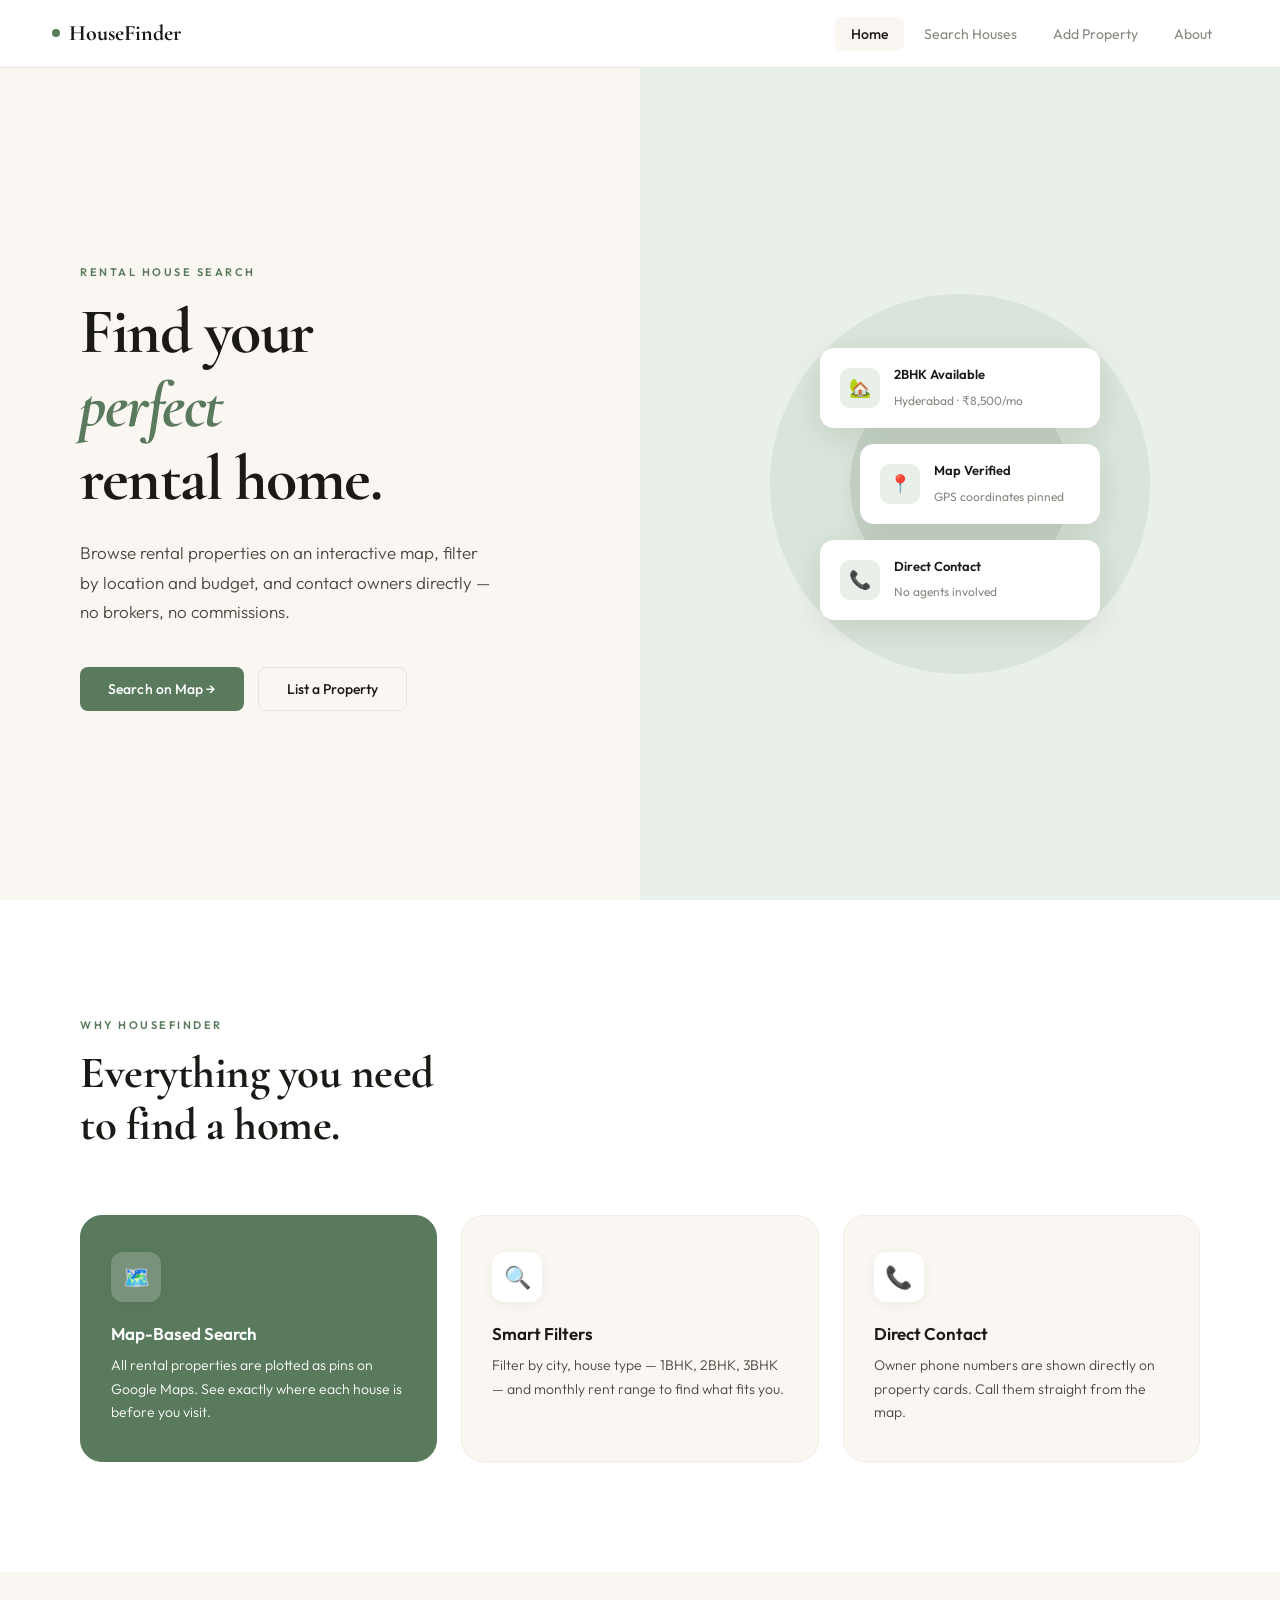
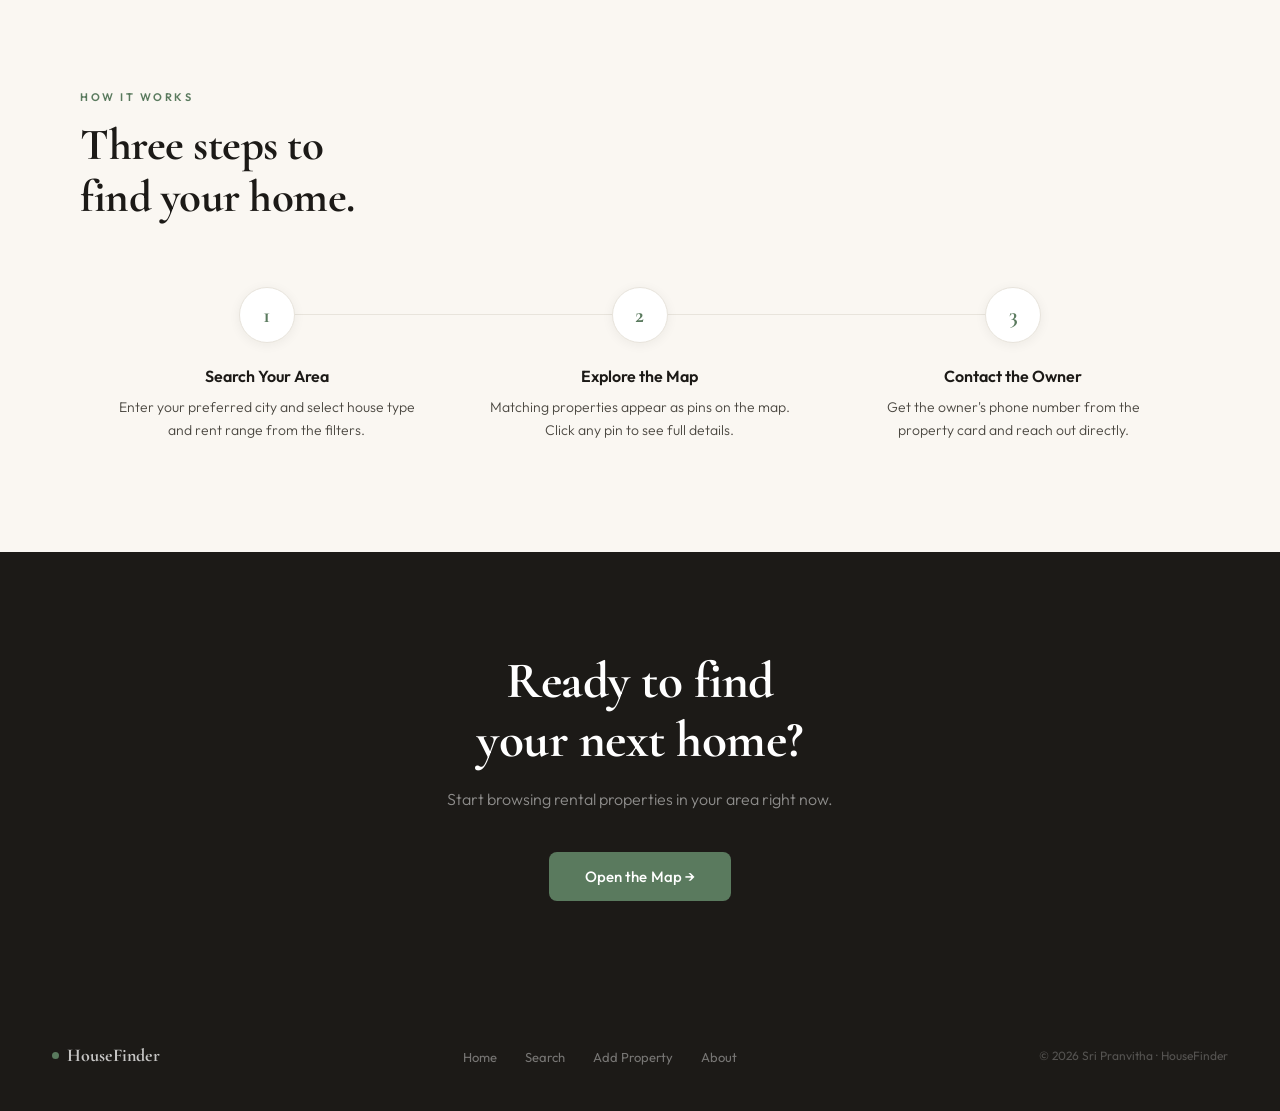
<file: index.html>
<!DOCTYPE html>
<html lang="en">
<head>
  <meta charset="UTF-8">
  <meta name="viewport" content="width=device-width, initial-scale=1.0">
  <title>HouseFinder | Find Your Perfect Rental</title>
  <link rel="stylesheet" href="style.css">
</head>
<body>

  <nav>
    <div class="logo">
      <span class="logo-dot"></span>HouseFinder
    </div>
    <ul id="navMenu">
      <li><a href="index.html" class="active">Home</a></li>
      <li><a href="map.html">Search Houses</a></li>
      <li><a href="add.html">Add Property</a></li>
      <li><a href="about.html">About</a></li>
    </ul>
    <button class="hamburger" onclick="toggleMenu()" aria-label="Menu">☰</button>
  </nav>

  <section class="hero">
    <div class="hero-left">
      <span class="tag">Rental House Search</span>
      <h1>Find your<br><em>perfect</em><br>rental home.</h1>
      <p>Browse rental properties on an interactive map, filter by location and budget, and contact owners directly — no brokers, no commissions.</p>
      <div class="hero-actions">
        <a href="map.html"><button class="btn-primary">Search on Map →</button></a>
        <a href="add.html"><button class="btn-outline">List a Property</button></a>
      </div>
    </div>
    <div class="hero-right">
      <div class="hero-illustration">
        <div class="mini-card">
          <div class="mini-card-icon">🏡</div>
          <div class="mini-card-text">
            <strong>2BHK Available</strong>
            <span>Hyderabad · ₹8,500/mo</span>
          </div>
        </div>
        <div class="mini-card">
          <div class="mini-card-icon">📍</div>
          <div class="mini-card-text">
            <strong>Map Verified</strong>
            <span>GPS coordinates pinned</span>
          </div>
        </div>
        <div class="mini-card">
          <div class="mini-card-icon">📞</div>
          <div class="mini-card-text">
            <strong>Direct Contact</strong>
            <span>No agents involved</span>
          </div>
        </div>
      </div>
    </div>
  </section>

  <section class="features">
    <div class="section-head">
      <span class="tag">Why HouseFinder</span>
      <h2>Everything you need<br>to find a home.</h2>
    </div>
    <div class="features-grid">
      <div class="feature-card accent">
        <div class="f-icon">🗺️</div>
        <h3>Map-Based Search</h3>
        <p>All rental properties are plotted as pins on Google Maps. See exactly where each house is before you visit.</p>
      </div>
      <div class="feature-card">
        <div class="f-icon">🔍</div>
        <h3>Smart Filters</h3>
        <p>Filter by city, house type — 1BHK, 2BHK, 3BHK — and monthly rent range to find what fits you.</p>
      </div>
      <div class="feature-card">
        <div class="f-icon">📞</div>
        <h3>Direct Contact</h3>
        <p>Owner phone numbers are shown directly on property cards. Call them straight from the map.</p>
      </div>
    </div>
  </section>

  <section class="how-section">
    <div class="section-head">
      <span class="tag">How It Works</span>
      <h2>Three steps to<br>find your home.</h2>
    </div>
    <div class="steps-grid">
      <div class="step-item">
        <div class="step-num">1</div>
        <h3>Search Your Area</h3>
        <p>Enter your preferred city and select house type and rent range from the filters.</p>
      </div>
      <div class="step-item">
        <div class="step-num">2</div>
        <h3>Explore the Map</h3>
        <p>Matching properties appear as pins on the map. Click any pin to see full details.</p>
      </div>
      <div class="step-item">
        <div class="step-num">3</div>
        <h3>Contact the Owner</h3>
        <p>Get the owner's phone number from the property card and reach out directly.</p>
      </div>
    </div>
  </section>

  <section class="cta-section">
    <h2>Ready to find<br>your next home?</h2>
    <p>Start browsing rental properties in your area right now.</p>
    <a href="map.html"><button class="btn-primary">Open the Map →</button></a>
  </section>

  <footer>
    <div class="footer-inner">
      <div class="footer-logo">
        <span style="width:7px;height:7px;background:var(--sage);border-radius:50%;display:inline-block;"></span>
        HouseFinder
      </div>
      <ul class="footer-links">
        <li><a href="index.html">Home</a></li>
        <li><a href="map.html">Search</a></li>
        <li><a href="add.html">Add Property</a></li>
        <li><a href="about.html">About</a></li>
      </ul>
      <p class="footer-copy">© 2026 Sri Pranvitha · HouseFinder</p>
    </div>
  </footer>

  <script>
    function toggleMenu() {
      document.getElementById('navMenu').classList.toggle('open');
    }
  </script>
</body>
</html>
</file>
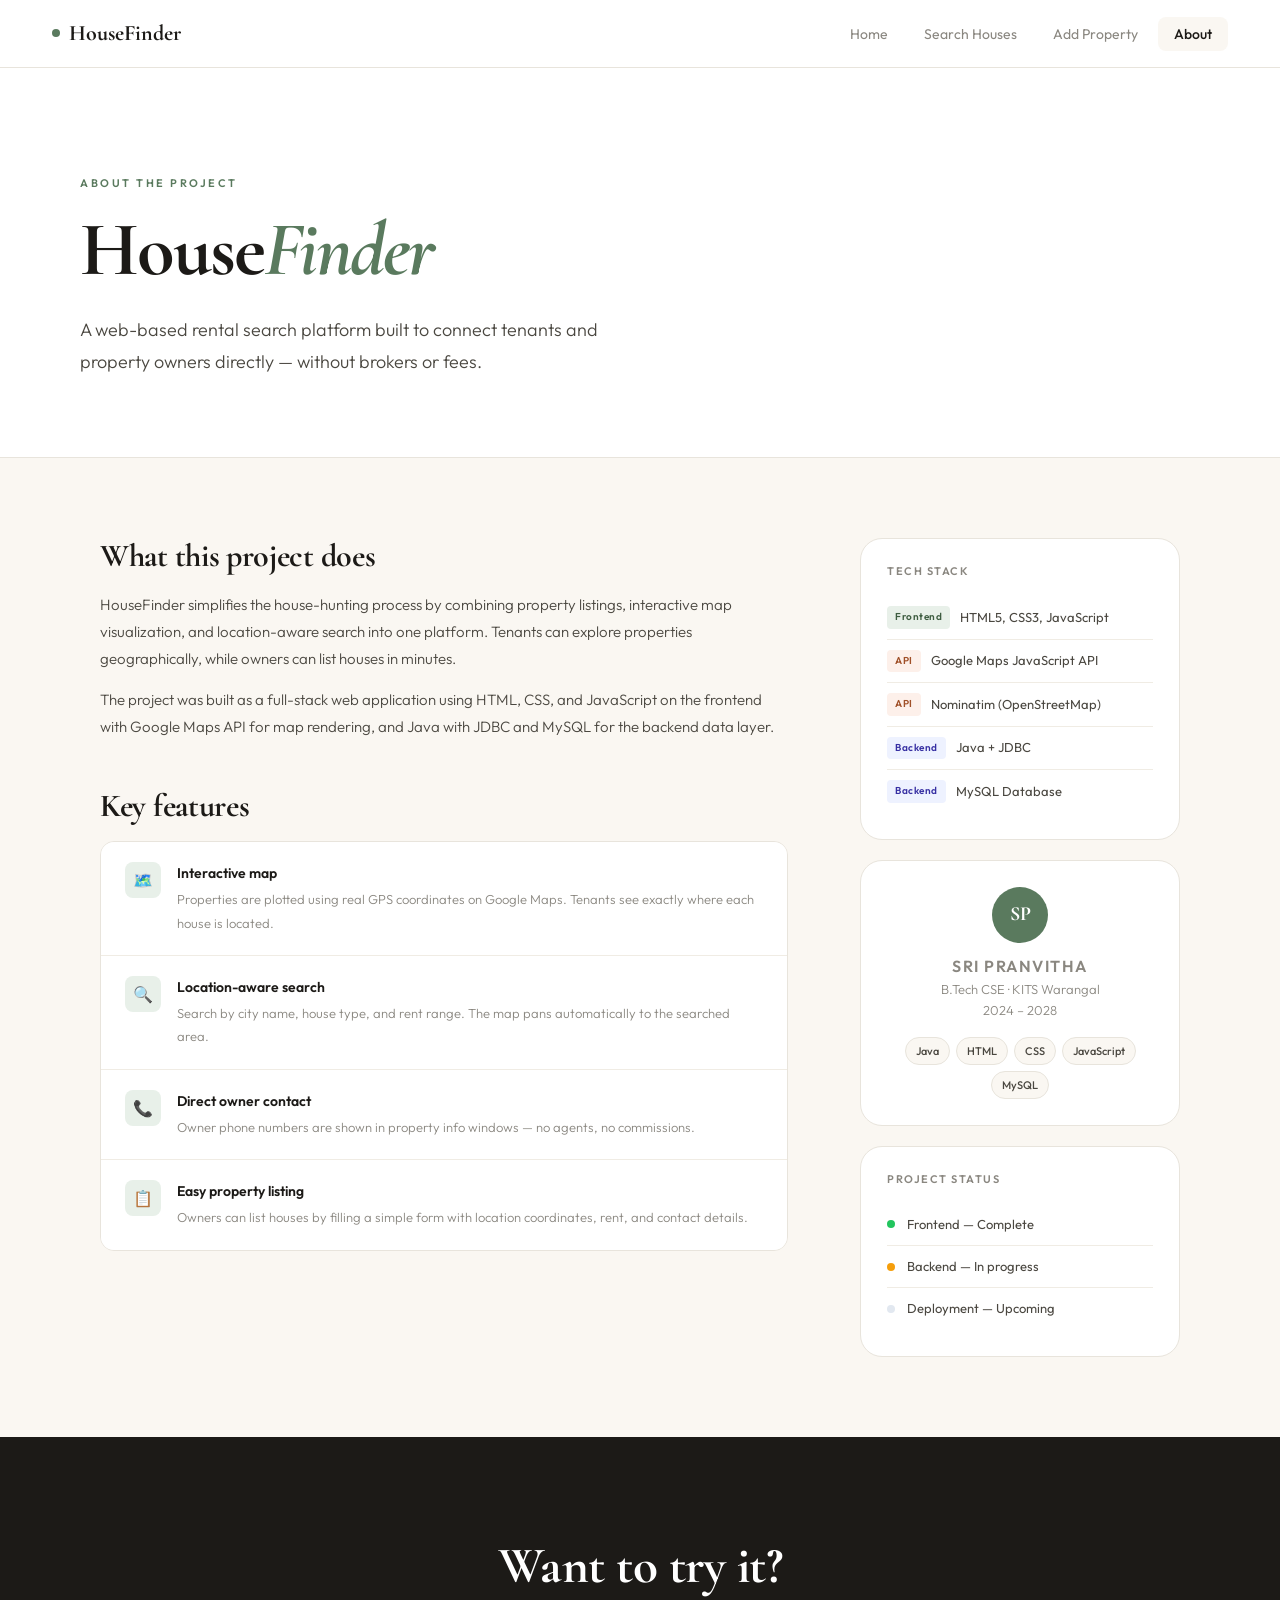
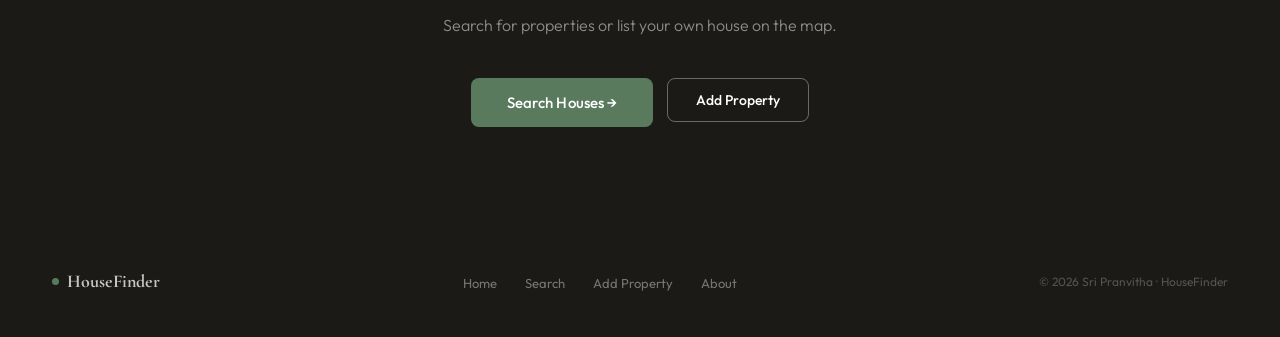
<file: about.html>
<!DOCTYPE html>
<html lang="en">
<head>
  <meta charset="UTF-8">
  <meta name="viewport" content="width=device-width, initial-scale=1.0">
  <title>HouseFinder | About</title>
  <link rel="stylesheet" href="style.css">
</head>
<body>

  <nav>
    <div class="logo">
      <span class="logo-dot"></span>HouseFinder
    </div>
    <ul id="navMenu">
      <li><a href="index.html">Home</a></li>
      <li><a href="map.html">Search Houses</a></li>
      <li><a href="add.html">Add Property</a></li>
      <li><a href="about.html" class="active">About</a></li>
    </ul>
    <button class="hamburger" onclick="toggleMenu()" aria-label="Menu">☰</button>
  </nav>

  <section class="about-hero">
    <span class="tag">About the Project</span>
    <h1>House<span>Finder</span></h1>
    <p>A web-based rental search platform built to connect tenants and property owners directly — without brokers or fees.</p>
  </section>

  <section class="about-body">
    <div class="about-grid">

      <div class="about-text">
        <h2>What this project does</h2>
        <p>HouseFinder simplifies the house-hunting process by combining property listings, interactive map visualization, and location-aware search into one platform. Tenants can explore properties geographically, while owners can list houses in minutes.</p>
        <p>The project was built as a full-stack web application using HTML, CSS, and JavaScript on the frontend with Google Maps API for map rendering, and Java with JDBC and MySQL for the backend data layer.</p>

        <h2 style="margin-top:48px;">Key features</h2>
        <div class="about-features">
          <div class="af-row">
            <div class="af-icon">🗺️</div>
            <div>
              <strong>Interactive map</strong>
              <p>Properties are plotted using real GPS coordinates on Google Maps. Tenants see exactly where each house is located.</p>
            </div>
          </div>
          <div class="af-row">
            <div class="af-icon">🔍</div>
            <div>
              <strong>Location-aware search</strong>
              <p>Search by city name, house type, and rent range. The map pans automatically to the searched area.</p>
            </div>
          </div>
          <div class="af-row">
            <div class="af-icon">📞</div>
            <div>
              <strong>Direct owner contact</strong>
              <p>Owner phone numbers are shown in property info windows — no agents, no commissions.</p>
            </div>
          </div>
          <div class="af-row">
            <div class="af-icon">📋</div>
            <div>
              <strong>Easy property listing</strong>
              <p>Owners can list houses by filling a simple form with location coordinates, rent, and contact details.</p>
            </div>
          </div>
        </div>
      </div>

      <div class="about-sidebar">

        <div class="side-card">
          <h3>Tech Stack</h3>
          <div class="tech-row"><span class="tech-badge tb-fe">Frontend</span> HTML5, CSS3, JavaScript</div>
          <div class="tech-row"><span class="tech-badge tb-api">API</span> Google Maps JavaScript API</div>
          <div class="tech-row"><span class="tech-badge tb-api">API</span> Nominatim (OpenStreetMap)</div>
          <div class="tech-row"><span class="tech-badge tb-be">Backend</span> Java + JDBC</div>
          <div class="tech-row"><span class="tech-badge tb-be">Backend</span> MySQL Database</div>
        </div>

        <div class="side-card dev-card">
          <div class="dev-initials">SP</div>
          <h3>Sri Pranvitha</h3>
          <p>B.Tech CSE · KITS Warangal<br>2024 – 2028</p>
          <div class="skill-pills">
            <span>Java</span>
            <span>HTML</span>
            <span>CSS</span>
            <span>JavaScript</span>
            <span>MySQL</span>
          </div>
        </div>

        <div class="side-card">
          <h3>Project Status</h3>
          <div class="tech-row" style="gap:12px;">
            <span style="width:8px;height:8px;background:#22c55e;border-radius:50%;flex-shrink:0;"></span>
            <span style="font-size:13px;">Frontend — Complete</span>
          </div>
          <div class="tech-row" style="gap:12px;">
            <span style="width:8px;height:8px;background:#f59e0b;border-radius:50%;flex-shrink:0;"></span>
            <span style="font-size:13px;">Backend — In progress</span>
          </div>
          <div class="tech-row" style="gap:12px;">
            <span style="width:8px;height:8px;background:#e2e8f0;border-radius:50%;flex-shrink:0;"></span>
            <span style="font-size:13px;">Deployment — Upcoming</span>
          </div>
        </div>

      </div>
    </div>
  </section>

  <section class="cta-section">
    <h2>Want to try it?</h2>
    <p>Search for properties or list your own house on the map.</p>
    <div style="display:flex;gap:14px;justify-content:center;flex-wrap:wrap;">
      <a href="map.html"><button class="btn-primary">Search Houses →</button></a>
      <a href="add.html"><button class="btn-outline-white">Add Property</button></a>
    </div>
  </section>

  <footer>
    <div class="footer-inner">
      <div class="footer-logo">
        <span style="width:7px;height:7px;background:var(--sage);border-radius:50%;display:inline-block;"></span>
        HouseFinder
      </div>
      <ul class="footer-links">
        <li><a href="index.html">Home</a></li>
        <li><a href="map.html">Search</a></li>
        <li><a href="add.html">Add Property</a></li>
        <li><a href="about.html">About</a></li>
      </ul>
      <p class="footer-copy">© 2026 Sri Pranvitha · HouseFinder</p>
    </div>
  </footer>

  <script>
    function toggleMenu() {
      document.getElementById('navMenu').classList.toggle('open');
    }
  </script>
</body>
</html>
</file>
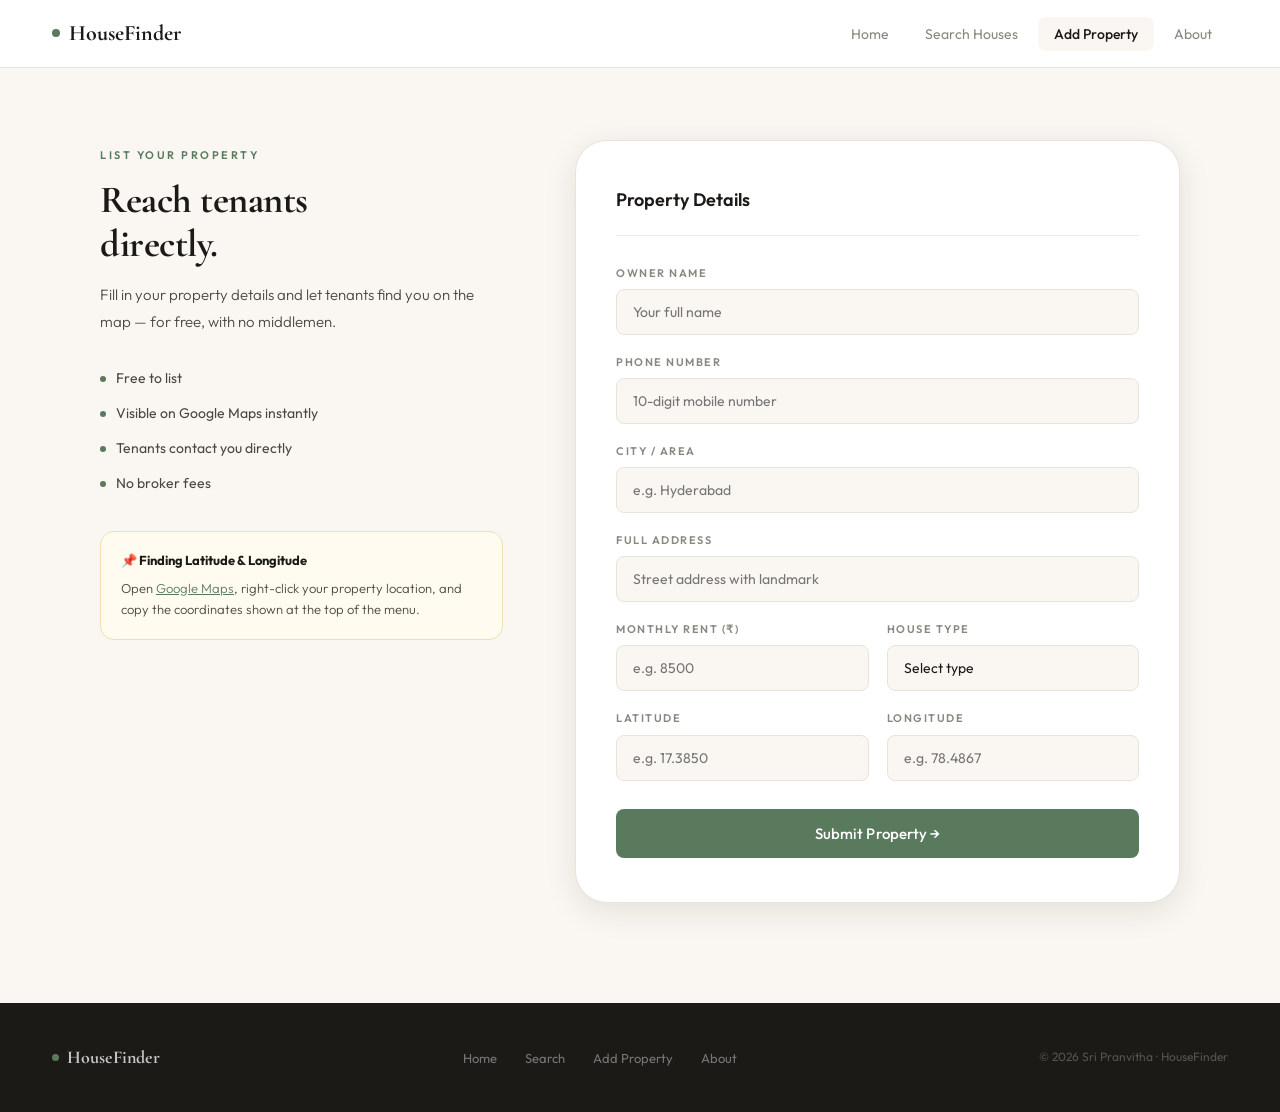
<file: add.html>
<!DOCTYPE html>
<html lang="en">
<head>
  <meta charset="UTF-8">
  <meta name="viewport" content="width=device-width, initial-scale=1.0">
  <title>HouseFinder | Add Property</title>
  <link rel="stylesheet" href="style.css">
</head>
<body>

  <nav>
    <div class="logo">
      <span class="logo-dot"></span>HouseFinder
    </div>
    <ul id="navMenu">
      <li><a href="index.html">Home</a></li>
      <li><a href="map.html">Search Houses</a></li>
      <li><a href="add.html" class="active">Add Property</a></li>
      <li><a href="about.html">About</a></li>
    </ul>
    <button class="hamburger" onclick="toggleMenu()" aria-label="Menu">☰</button>
  </nav>

  <section class="form-section">
    <div class="form-layout">

      <div class="form-info">
        <span class="tag">List Your Property</span>
        <h2>Reach tenants<br>directly.</h2>
        <p>Fill in your property details and let tenants find you on the map — for free, with no middlemen.</p>
        <ul class="benefit-list">
          <li>Free to list</li>
          <li>Visible on Google Maps instantly</li>
          <li>Tenants contact you directly</li>
          <li>No broker fees</li>
        </ul>
        <div class="tip-box">
          <strong>📌 Finding Latitude & Longitude</strong>
          <p>Open <a href="https://maps.google.com" target="_blank">Google Maps</a>, right-click your property location, and copy the coordinates shown at the top of the menu.</p>
        </div>
      </div>

      <div class="form-card">
        <div class="form-card-title">Property Details</div>

        <div id="successMessage" class="success-msg" style="display:none;">
          Property listed successfully! It will appear on the map.
        </div>
        <div id="errorMessage" class="error-msg" style="display:none;"></div>

        <div class="igroup">
          <label>Owner Name</label>
          <input id="owner" type="text" placeholder="Your full name">
        </div>
        <div class="igroup">
          <label>Phone Number</label>
          <input id="phone" type="tel" placeholder="10-digit mobile number" maxlength="10">
        </div>
        <div class="igroup">
          <label>City / Area</label>
          <input id="location" type="text" placeholder="e.g. Hyderabad">
        </div>
        <div class="igroup">
          <label>Full Address</label>
          <input id="address" type="text" placeholder="Street address with landmark">
        </div>
        <div class="irow">
          <div class="igroup">
            <label>Monthly Rent (₹)</label>
            <input id="rent" type="number" placeholder="e.g. 8500" min="0">
          </div>
          <div class="igroup">
            <label>House Type</label>
            <select id="type">
              <option value="">Select type</option>
              <option value="1BHK">1BHK</option>
              <option value="2BHK">2BHK</option>
              <option value="3BHK">3BHK</option>
            </select>
          </div>
        </div>
        <div class="irow">
          <div class="igroup">
            <label>Latitude</label>
            <input id="lat" type="number" step="any" placeholder="e.g. 17.3850">
          </div>
          <div class="igroup">
            <label>Longitude</label>
            <input id="lng" type="number" step="any" placeholder="e.g. 78.4867">
          </div>
        </div>

        <button class="btn-primary submit-btn" onclick="addProperty(event)">Submit Property →</button>
      </div>

    </div>
  </section>

  <footer>
    <div class="footer-inner">
      <div class="footer-logo">
        <span style="width:7px;height:7px;background:var(--sage);border-radius:50%;display:inline-block;"></span>
        HouseFinder
      </div>
      <ul class="footer-links">
        <li><a href="index.html">Home</a></li>
        <li><a href="map.html">Search</a></li>
        <li><a href="add.html">Add Property</a></li>
        <li><a href="about.html">About</a></li>
      </ul>
      <p class="footer-copy">© 2026 Sri Pranvitha · HouseFinder</p>
    </div>
  </footer>

  <script src="script.js"></script>
  <script>
    function toggleMenu() {
      document.getElementById('navMenu').classList.toggle('open');
    }
  </script>
</body>
</html>
</file>
<file: style.css>
@import url('https://fonts.googleapis.com/css2?family=Cormorant+Garamond:wght@400;600;700&family=Outfit:wght@300;400;500;600&display=swap');

:root {
  --cream:       #faf7f2;
  --white:       #ffffff;
  --ink:         #1c1a17;
  --ink-soft:    #4a4740;
  --ink-muted:   #8a8780;
  --sage:        #5a7a5e;
  --sage-light:  #e8f0e9;
  --sage-dark:   #3d5c40;
  --border:      #e8e4dc;
  --border-soft: #f0ece4;
  --shadow-sm:   0 2px 12px rgba(28,26,23,0.06);
  --shadow-md:   0 8px 32px rgba(28,26,23,0.10);
  --shadow-lg:   0 20px 60px rgba(28,26,23,0.12);
  --r-sm: 8px;
  --r-md: 14px;
  --r-lg: 22px;
  --r-xl: 32px;
}

*, *::before, *::after { box-sizing: border-box; margin: 0; padding: 0; }
html { scroll-behavior: smooth; }

body {
  font-family: 'Outfit', sans-serif;
  background: var(--cream);
  color: var(--ink);
  line-height: 1.65;
  font-size: 16px;
}

h1, h2, h3 {
  font-family: 'Cormorant Garamond', serif;
  line-height: 1.15;
  font-weight: 700;
}

a { text-decoration: none; color: inherit; }

/* ══ NAV ══════════════════════════════════════════ */
nav {
  background: var(--white);
  border-bottom: 1px solid var(--border);
  display: flex;
  justify-content: space-between;
  align-items: center;
  padding: 0 52px;
  height: 68px;
  position: sticky;
  top: 0;
  z-index: 200;
}

.logo {
  font-family: 'Cormorant Garamond', serif;
  font-size: 22px;
  font-weight: 700;
  color: var(--ink);
  display: flex;
  align-items: center;
  gap: 9px;
}

.logo-dot {
  width: 8px; height: 8px;
  background: var(--sage);
  border-radius: 50%;
  display: inline-block;
}

nav ul { display: flex; list-style: none; gap: 4px; }

nav ul a {
  color: var(--ink-muted);
  font-size: 14px;
  font-weight: 400;
  padding: 8px 16px;
  border-radius: var(--r-sm);
  transition: all 0.18s;
}

nav ul a:hover { color: var(--ink); background: var(--cream); }
nav ul a.active { color: var(--ink); background: var(--cream); font-weight: 500; }

.hamburger {
  display: none;
  font-size: 22px;
  cursor: pointer;
  color: var(--ink);
  background: none;
  border: none;
}

/* ══ BUTTONS ══════════════════════════════════════ */
.btn-primary {
  background: var(--sage);
  color: white;
  border: none;
  padding: 13px 28px;
  border-radius: var(--r-sm);
  font-family: 'Outfit', sans-serif;
  font-size: 14px;
  font-weight: 500;
  cursor: pointer;
  transition: all 0.22s;
  letter-spacing: 0.1px;
}

.btn-primary:hover {
  background: var(--sage-dark);
  transform: translateY(-1px);
  box-shadow: 0 6px 20px rgba(90,122,94,0.28);
}

.btn-outline {
  background: transparent;
  color: var(--ink);
  border: 1.5px solid var(--border);
  padding: 12px 28px;
  border-radius: var(--r-sm);
  font-family: 'Outfit', sans-serif;
  font-size: 14px;
  font-weight: 500;
  cursor: pointer;
  transition: all 0.22s;
}

.btn-outline:hover {
  border-color: var(--ink);
  background: var(--ink);
  color: white;
  transform: translateY(-1px);
}

.btn-outline-white {
  background: transparent;
  color: white;
  border: 1.5px solid rgba(255,255,255,0.35);
  padding: 12px 28px;
  border-radius: var(--r-sm);
  font-family: 'Outfit', sans-serif;
  font-size: 14px;
  font-weight: 500;
  cursor: pointer;
  transition: all 0.22s;
}

.btn-outline-white:hover {
  background: rgba(255,255,255,0.12);
  border-color: rgba(255,255,255,0.65);
}

.btn-ghost {
  background: transparent;
  color: var(--ink-muted);
  border: 1px solid var(--border);
  padding: 11px 20px;
  border-radius: var(--r-sm);
  font-family: 'Outfit', sans-serif;
  font-size: 13px;
  font-weight: 400;
  cursor: pointer;
  transition: all 0.18s;
}

.btn-ghost:hover { color: var(--ink); border-color: var(--ink-soft); }

.full-btn { width: 100%; text-align: center; }

/* ══ UTILITY ══════════════════════════════════════ */
.tag {
  display: inline-block;
  font-size: 11px;
  font-weight: 600;
  letter-spacing: 2.5px;
  text-transform: uppercase;
  color: var(--sage);
  margin-bottom: 14px;
}

/* ══ HERO (index.html) ════════════════════════════ */
.hero {
  display: grid;
  grid-template-columns: 1fr 1fr;
  min-height: calc(100vh - 68px);
  align-items: center;
  overflow: hidden;
}

.hero-left {
  padding: 80px 64px 80px 80px;
}

.hero-left h1 {
  font-size: clamp(44px, 5vw, 70px);
  color: var(--ink);
  margin-bottom: 22px;
  letter-spacing: -1.5px;
}

.hero-left h1 em { font-style: italic; color: var(--sage); }

.hero-left > p {
  font-size: 17px;
  color: var(--ink-soft);
  max-width: 420px;
  margin-bottom: 40px;
  font-weight: 300;
  line-height: 1.75;
}

.hero-actions { display: flex; gap: 14px; flex-wrap: wrap; }

.hero-right {
  background: var(--sage-light);
  height: 100%;
  min-height: calc(100vh - 68px);
  display: flex;
  align-items: center;
  justify-content: center;
  position: relative;
  overflow: hidden;
}

.hero-right::before {
  content: '';
  position: absolute;
  width: 380px; height: 380px;
  background: rgba(90,122,94,0.10);
  border-radius: 50%;
  top: 50%; left: 50%;
  transform: translate(-50%,-50%);
}

.hero-right::after {
  content: '';
  position: absolute;
  width: 220px; height: 220px;
  background: rgba(90,122,94,0.14);
  border-radius: 50%;
  top: 50%; left: 50%;
  transform: translate(-50%,-50%);
}

.hero-illustration {
  position: relative;
  z-index: 1;
  display: flex;
  flex-direction: column;
  gap: 16px;
  padding: 40px;
}

.mini-card {
  background: white;
  border-radius: var(--r-md);
  padding: 16px 20px;
  box-shadow: var(--shadow-md);
  display: flex;
  align-items: center;
  gap: 14px;
  min-width: 240px;
  animation: drift 4s ease-in-out infinite;
}

.mini-card:nth-child(2) { animation-delay: 1.3s; margin-left: 40px; }
.mini-card:nth-child(3) { animation-delay: 2.6s; }

@keyframes drift {
  0%, 100% { transform: translateY(0); }
  50% { transform: translateY(-8px); }
}

.mini-card-icon {
  width: 40px; height: 40px;
  border-radius: 10px;
  background: var(--sage-light);
  display: flex; align-items: center; justify-content: center;
  font-size: 18px;
  flex-shrink: 0;
}

.mini-card-text strong { display: block; font-size: 13px; font-weight: 600; color: var(--ink); }
.mini-card-text span { font-size: 12px; color: var(--ink-muted); }

/* ══ FEATURES (index.html) ════════════════════════ */
.features {
  padding: 110px 80px;
  background: var(--white);
}

.section-head { max-width: 520px; margin-bottom: 64px; }

.section-head h2 {
  font-size: clamp(34px, 3.5vw, 52px);
  letter-spacing: -0.5px;
}

.features-grid {
  display: grid;
  grid-template-columns: repeat(3, 1fr);
  gap: 24px;
}

.feature-card {
  padding: 36px 30px;
  border-radius: var(--r-lg);
  background: var(--cream);
  border: 1px solid var(--border-soft);
  transition: transform 0.22s, box-shadow 0.22s;
}

.feature-card:hover {
  transform: translateY(-4px);
  box-shadow: var(--shadow-md);
}

.feature-card.accent {
  background: var(--sage);
  border-color: var(--sage);
}

.feature-card.accent h3,
.feature-card.accent p { color: white; }

.feature-card.accent .f-icon {
  background: rgba(255,255,255,0.18);
}

.f-icon {
  width: 50px; height: 50px;
  border-radius: 12px;
  background: white;
  display: flex; align-items: center; justify-content: center;
  font-size: 22px;
  margin-bottom: 22px;
  box-shadow: var(--shadow-sm);
}

.feature-card h3 {
  font-family: 'Outfit', sans-serif;
  font-size: 17px;
  font-weight: 600;
  margin-bottom: 10px;
  color: var(--ink);
}

.feature-card p {
  font-size: 14px;
  color: var(--ink-soft);
  line-height: 1.7;
  font-weight: 300;
}

/* ══ HOW IT WORKS (index.html) ════════════════════ */
.how-section {
  padding: 110px 80px;
  background: var(--cream);
}

.steps-grid {
  display: grid;
  grid-template-columns: repeat(3, 1fr);
  gap: 0;
  margin-top: 60px;
  position: relative;
}

.steps-grid::before {
  content: '';
  position: absolute;
  top: 27px;
  left: calc(100% / 6);
  right: calc(100% / 6);
  height: 1px;
  background: var(--border);
  z-index: 0;
}

.step-item {
  text-align: center;
  padding: 0 32px;
  position: relative;
  z-index: 1;
}

.step-num {
  width: 56px; height: 56px;
  border-radius: 50%;
  background: var(--white);
  border: 1px solid var(--border);
  display: flex; align-items: center; justify-content: center;
  font-family: 'Cormorant Garamond', serif;
  font-size: 22px;
  font-weight: 700;
  color: var(--sage);
  margin: 0 auto 24px;
  box-shadow: var(--shadow-sm);
}

.step-item h3 {
  font-family: 'Outfit', sans-serif;
  font-size: 16px;
  font-weight: 600;
  margin-bottom: 10px;
}

.step-item p { font-size: 14px; color: var(--ink-soft); font-weight: 300; }

/* ══ CTA ══════════════════════════════════════════ */
.cta-section {
  padding: 100px 80px;
  background: var(--ink);
  text-align: center;
}

.cta-section h2 {
  font-size: clamp(32px, 4vw, 52px);
  color: white;
  margin-bottom: 16px;
  letter-spacing: -0.5px;
}

.cta-section p {
  font-size: 16px;
  color: rgba(255,255,255,0.50);
  margin-bottom: 40px;
  font-weight: 300;
}

.cta-section .btn-primary {
  font-size: 15px;
  padding: 15px 36px;
}

/* ══ MAP PAGE ═════════════════════════════════════ */

/* Full-height split layout: sidebar left, map right */
.map-page {
  display: grid;
  grid-template-columns: 320px 1fr;
  height: calc(100vh - 68px);
  overflow: hidden;
}

/* LEFT SIDEBAR */
.map-sidebar {
  background: var(--white);
  border-right: 1px solid var(--border);
  padding: 36px 28px;
  display: flex;
  flex-direction: column;
  gap: 28px;
  overflow-y: auto;
}

.sidebar-head h2 {
  font-size: 28px;
  letter-spacing: -0.3px;
  margin-top: 4px;
}

.filter-block { display: flex; flex-direction: column; gap: 10px; }

.filter-label {
  font-size: 11px;
  font-weight: 600;
  letter-spacing: 1.8px;
  text-transform: uppercase;
  color: var(--ink-muted);
}

/* Location input with icon */
.input-icon-wrap {
  position: relative;
}

.input-icon {
  position: absolute;
  left: 12px;
  top: 50%;
  transform: translateY(-50%);
  font-size: 14px;
  pointer-events: none;
}

.input-icon-wrap input {
  width: 100%;
  padding: 11px 14px 11px 36px;
  border: 1.5px solid var(--border);
  border-radius: var(--r-sm);
  font-family: 'Outfit', sans-serif;
  font-size: 14px;
  color: var(--ink);
  background: var(--cream);
  outline: none;
  transition: border-color 0.18s;
}

.input-icon-wrap input:focus {
  border-color: var(--sage);
  background: white;
}

/* Pill selectors */
.type-pills,
.rent-pills {
  display: flex;
  flex-wrap: wrap;
  gap: 8px;
}

.pill {
  padding: 8px 16px;
  border-radius: 20px;
  border: 1.5px solid var(--border);
  background: var(--cream);
  color: var(--ink-soft);
  font-family: 'Outfit', sans-serif;
  font-size: 13px;
  font-weight: 400;
  cursor: pointer;
  transition: all 0.18s;
  white-space: nowrap;
}

.pill:hover {
  border-color: var(--sage);
  color: var(--sage-dark);
}

.pill.active {
  background: var(--sage);
  border-color: var(--sage);
  color: white;
  font-weight: 500;
}

/* Sidebar action buttons */
.sidebar-actions {
  display: flex;
  flex-direction: column;
  gap: 10px;
}

/* Result count */
.result-info {
  background: var(--sage-light);
  color: var(--sage-dark);
  font-size: 13px;
  font-weight: 500;
  padding: 10px 14px;
  border-radius: var(--r-sm);
  text-align: center;
}

/* Bottom tip */
.sidebar-tip {
  margin-top: auto;
  padding: 14px 16px;
  background: var(--cream);
  border-radius: var(--r-sm);
  border: 1px solid var(--border-soft);
}

.sidebar-tip p {
  font-size: 12px;
  color: var(--ink-muted);
  line-height: 1.6;
  font-weight: 300;
}

/* RIGHT MAP AREA */
.map-area {
  position: relative;
  height: 100%;
}

#map {
  width: 100%;
  height: 100%;
}

.no-results {
  position: absolute;
  inset: 0;
  background: rgba(250,247,242,0.92);
  display: flex;
  align-items: center;
  justify-content: center;
  backdrop-filter: blur(4px);
}

.no-results-inner {
  text-align: center;
  padding: 48px;
}

.no-r-icon { font-size: 40px; display: block; margin-bottom: 16px; }

.no-results-inner h3 {
  font-size: 22px;
  margin-bottom: 8px;
}

.no-results-inner p {
  font-size: 14px;
  color: var(--ink-muted);
  margin-bottom: 24px;
  font-weight: 300;
}

/* ══ ADD PROPERTY PAGE ════════════════════════════ */
.form-section {
  padding: 72px 80px 100px;
}

.form-layout {
  display: grid;
  grid-template-columns: 1fr 1.5fr;
  gap: 72px;
  max-width: 1080px;
  margin: 0 auto;
  align-items: start;
}

.form-info h2 {
  font-size: clamp(30px, 3vw, 46px);
  letter-spacing: -0.5px;
  margin-bottom: 16px;
}

.form-info > p {
  color: var(--ink-soft);
  font-size: 15px;
  font-weight: 300;
  line-height: 1.75;
  margin-bottom: 32px;
}

.benefit-list {
  list-style: none;
  display: flex;
  flex-direction: column;
  gap: 12px;
  margin-bottom: 36px;
}

.benefit-list li {
  font-size: 14px;
  color: var(--ink-soft);
  display: flex;
  align-items: center;
  gap: 10px;
  font-weight: 400;
}

.benefit-list li::before {
  content: '';
  width: 6px; height: 6px;
  background: var(--sage);
  border-radius: 50%;
  flex-shrink: 0;
}

.tip-box {
  background: #fffbf0;
  border: 1px solid #f0e0b0;
  border-radius: var(--r-md);
  padding: 18px 20px;
  font-size: 13px;
  line-height: 1.65;
}

.tip-box strong { display: block; margin-bottom: 6px; color: var(--ink); }
.tip-box p { color: var(--ink-soft); margin: 0; font-weight: 300; }
.tip-box a { color: var(--sage); text-decoration: underline; }

.form-card {
  background: var(--white);
  border: 1px solid var(--border);
  border-radius: var(--r-xl);
  padding: 44px 40px;
  box-shadow: var(--shadow-md);
}

.form-card-title {
  font-family: 'Outfit', sans-serif;
  font-size: 18px;
  font-weight: 600;
  color: var(--ink);
  margin-bottom: 28px;
  padding-bottom: 20px;
  border-bottom: 1px solid var(--border-soft);
}

.igroup {
  display: flex;
  flex-direction: column;
  gap: 7px;
  margin-bottom: 18px;
}

.igroup label {
  font-size: 11px;
  font-weight: 600;
  text-transform: uppercase;
  letter-spacing: 1.5px;
  color: var(--ink-muted);
}

.igroup input,
.igroup select {
  padding: 13px 16px;
  border: 1.5px solid var(--border);
  border-radius: var(--r-sm);
  font-family: 'Outfit', sans-serif;
  font-size: 14px;
  color: var(--ink);
  background: var(--cream);
  outline: none;
  transition: all 0.18s;
  -webkit-appearance: none;
  appearance: none;
}

.igroup input:focus,
.igroup select:focus {
  border-color: var(--sage);
  background: white;
  box-shadow: 0 0 0 3px rgba(90,122,94,0.10);
}

.irow {
  display: grid;
  grid-template-columns: 1fr 1fr;
  gap: 18px;
}

.submit-btn {
  width: 100%;
  padding: 15px;
  margin-top: 10px;
  font-size: 15px;
  border-radius: var(--r-sm);
}

.success-msg {
  background: #f0faf0;
  border: 1px solid #b6ddb6;
  color: #2d6a2d;
  border-radius: var(--r-sm);
  padding: 14px 18px;
  font-size: 14px;
  margin-bottom: 22px;
}

.error-msg {
  background: #fdf2f2;
  border: 1px solid #f0b6b6;
  color: #8b2020;
  border-radius: var(--r-sm);
  padding: 14px 18px;
  font-size: 14px;
  margin-bottom: 22px;
}

/* ══ ABOUT PAGE ═══════════════════════════════════ */
.about-hero {
  padding: 100px 80px 80px;
  background: var(--white);
  border-bottom: 1px solid var(--border);
}

.about-hero h1 {
  font-size: clamp(48px, 6vw, 80px);
  letter-spacing: -2px;
  margin-bottom: 20px;
  color: var(--ink);
}

.about-hero h1 span { color: var(--sage); font-style: italic; }

.about-hero > p {
  font-size: 18px;
  color: var(--ink-soft);
  max-width: 560px;
  font-weight: 300;
  line-height: 1.75;
}

.about-body {
  padding: 80px;
}

.about-grid {
  display: grid;
  grid-template-columns: 1fr 320px;
  gap: 72px;
  max-width: 1080px;
  margin: 0 auto;
  align-items: start;
}

.about-text h2 {
  font-size: clamp(24px, 2.5vw, 34px);
  letter-spacing: -0.3px;
  margin-bottom: 16px;
}

.about-text p {
  font-size: 15px;
  color: var(--ink-soft);
  line-height: 1.8;
  margin-bottom: 14px;
  font-weight: 300;
}

.about-features {
  border: 1px solid var(--border);
  border-radius: var(--r-md);
  overflow: hidden;
  margin-top: 12px;
}

.af-row {
  background: var(--white);
  padding: 20px 24px;
  display: flex;
  gap: 16px;
  align-items: flex-start;
  border-bottom: 1px solid var(--border-soft);
}

.af-row:last-child { border-bottom: none; }

.af-icon {
  width: 36px; height: 36px;
  background: var(--sage-light);
  border-radius: 8px;
  display: flex; align-items: center; justify-content: center;
  font-size: 16px;
  flex-shrink: 0;
}

.af-row strong { display: block; font-size: 14px; font-weight: 600; margin-bottom: 3px; }
.af-row p { font-size: 13px; color: var(--ink-muted); margin: 0; font-weight: 300; }

.about-sidebar { display: flex; flex-direction: column; gap: 20px; }

.side-card {
  background: var(--white);
  border: 1px solid var(--border);
  border-radius: var(--r-lg);
  padding: 26px;
}

.side-card h3 {
  font-family: 'Outfit', sans-serif;
  font-size: 11px;
  font-weight: 600;
  color: var(--ink-muted);
  margin-bottom: 18px;
  text-transform: uppercase;
  letter-spacing: 1.5px;
}

.tech-row {
  display: flex;
  align-items: center;
  gap: 10px;
  padding: 10px 0;
  border-bottom: 1px solid var(--border-soft);
  font-size: 13px;
  color: var(--ink-soft);
}

.tech-row:last-child { border-bottom: none; }

.tech-badge {
  font-size: 10px;
  font-weight: 600;
  padding: 3px 8px;
  border-radius: 4px;
  letter-spacing: 0.5px;
  flex-shrink: 0;
}

.tb-fe  { background: var(--sage-light); color: var(--sage-dark); }
.tb-api { background: #fdf0ea; color: #a05028; }
.tb-be  { background: #eef2ff; color: #3730a3; }

.dev-card { text-align: center; }

.dev-initials {
  width: 56px; height: 56px;
  border-radius: 50%;
  background: var(--sage);
  color: white;
  font-family: 'Cormorant Garamond', serif;
  font-size: 20px;
  font-weight: 700;
  display: flex; align-items: center; justify-content: center;
  margin: 0 auto 14px;
}

.dev-card h3 {
  font-family: 'Outfit', sans-serif;
  font-size: 16px;
  font-weight: 600;
  margin-bottom: 4px;
}

.dev-card p {
  font-size: 13px;
  color: var(--ink-muted);
  margin-bottom: 16px;
  font-weight: 300;
  line-height: 1.6;
}

.skill-pills { display: flex; flex-wrap: wrap; gap: 6px; justify-content: center; }

.skill-pills span {
  background: var(--cream);
  border: 1px solid var(--border);
  color: var(--ink-soft);
  font-size: 11px;
  font-weight: 500;
  padding: 4px 10px;
  border-radius: 20px;
}

/* ══ FOOTER ═══════════════════════════════════════ */
footer {
  background: var(--ink);
  padding: 40px 52px;
}

.footer-inner {
  display: flex;
  align-items: center;
  justify-content: space-between;
  flex-wrap: wrap;
  gap: 20px;
}

.footer-logo {
  font-family: 'Cormorant Garamond', serif;
  font-size: 18px;
  font-weight: 700;
  color: rgba(255,255,255,0.75);
  display: flex;
  align-items: center;
  gap: 8px;
}

.footer-links { display: flex; list-style: none; gap: 28px; }

.footer-links a {
  color: rgba(255,255,255,0.40);
  font-size: 13px;
  transition: color 0.18s;
}

.footer-links a:hover { color: rgba(255,255,255,0.80); }

.footer-copy { font-size: 12px; color: rgba(255,255,255,0.25); }

/* ══ RESPONSIVE ═══════════════════════════════════ */
@media (max-width: 960px) {
  nav { padding: 0 24px; }
  nav ul {
    display: none;
    flex-direction: column;
    position: fixed;
    top: 68px; left: 0; right: 0;
    background: white;
    padding: 16px;
    gap: 4px;
    border-bottom: 1px solid var(--border);
    box-shadow: var(--shadow-md);
    z-index: 199;
  }
  nav ul.open { display: flex; }
  .hamburger { display: block; }

  .hero { grid-template-columns: 1fr; min-height: auto; }
  .hero-left { padding: 60px 28px 48px; }
  .hero-right { min-height: 320px; }

  .features { padding: 72px 28px; }
  .features-grid { grid-template-columns: 1fr; gap: 16px; }
  .how-section { padding: 72px 28px; }
  .steps-grid { grid-template-columns: 1fr; gap: 28px; }
  .steps-grid::before { display: none; }
  .cta-section { padding: 72px 28px; }

  /* Map page: stack vertically on mobile */
  .map-page {
    grid-template-columns: 1fr;
    height: auto;
    overflow: visible;
  }
  .map-sidebar {
    border-right: none;
    border-bottom: 1px solid var(--border);
    padding: 28px 20px;
    height: auto;
    overflow: visible;
  }
  .map-area { height: 60vh; }

  .form-section { padding: 48px 24px 72px; }
  .form-layout { grid-template-columns: 1fr; gap: 40px; }
  .irow { grid-template-columns: 1fr; }

  .about-hero { padding: 60px 24px 48px; }
  .about-body { padding: 48px 24px; }
  .about-grid { grid-template-columns: 1fr; gap: 40px; }

  footer { padding: 32px 24px; }
  .footer-inner { flex-direction: column; align-items: flex-start; }
}
</file>
